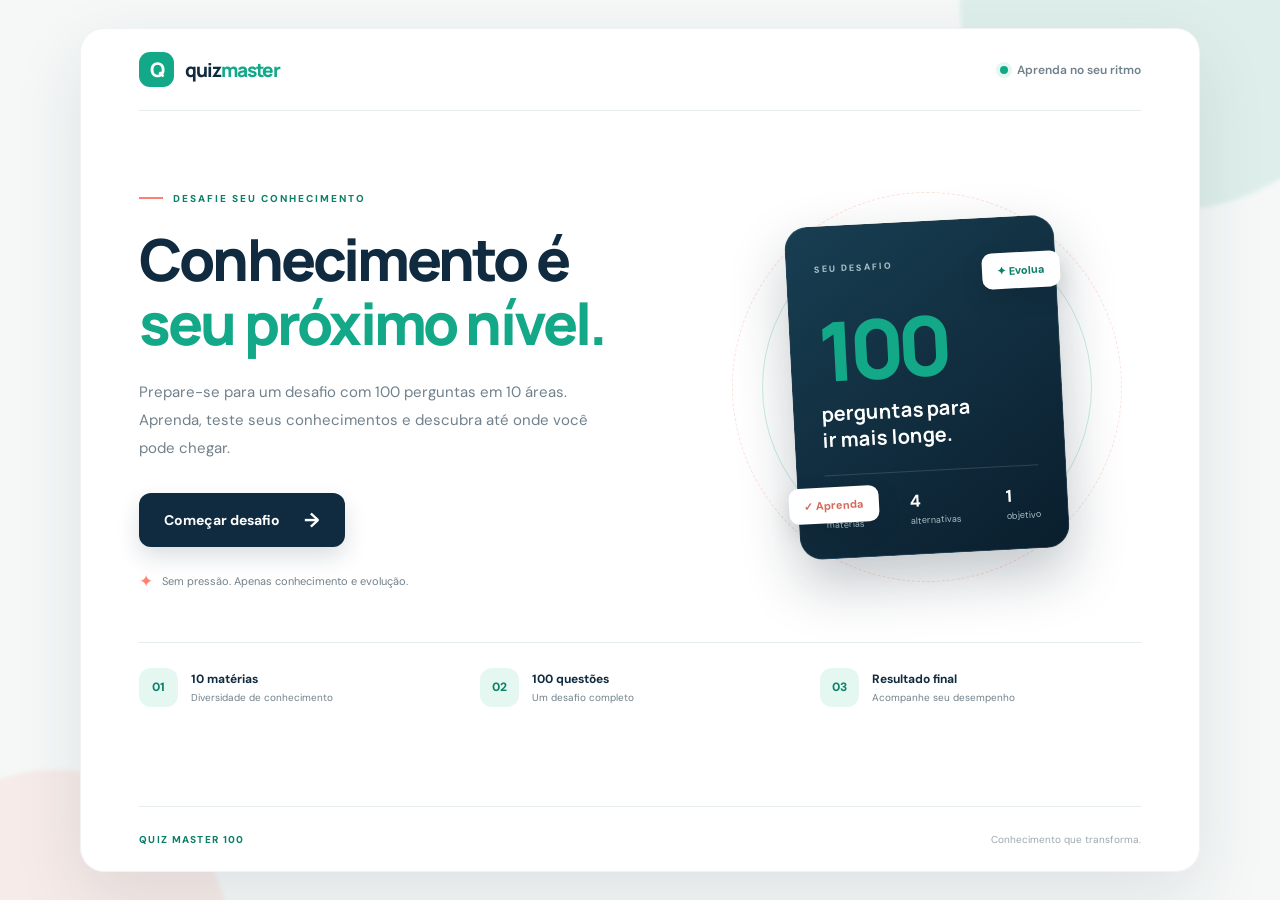
<file: index.html>
<!DOCTYPE html>
<html lang="pt-BR">
<head>
    <meta charset="UTF-8">
    <meta name="viewport" content="width=device-width, initial-scale=1.0">
    <meta name="theme-color" content="#102b3f">
    <meta name="description" content="Quiz Master 100 - teste seus conhecimentos em 10 áreas diferentes.">
    <title>Quiz Master 100 | Aprenda e evolua</title>
    <link rel="preconnect" href="https://fonts.googleapis.com">
    <link rel="preconnect" href="https://fonts.gstatic.com" crossorigin>
    <link href="https://fonts.googleapis.com/css2?family=DM+Sans:wght@400;500;600;700;800&family=Manrope:wght@400;500;600;700;800&display=swap" rel="stylesheet">
    <link rel="stylesheet" href="style.css">
    <script src="script.js" defer></script>
</head>
<body>
    <div class="ambient ambient-one"></div>
    <div class="ambient ambient-two"></div>

    <main class="app-shell">
        <header class="topbar">
            <a class="brand" href="#" aria-label="Quiz Master 100 - início">
                <span class="brand-mark">Q</span>
                <span>quiz<span class="brand-light">master</span></span>
            </a>
            <div class="topbar-right">
                <span class="status-dot"></span>
                <span>Aprenda no seu ritmo</span>
            </div>
        </header>

        <section id="inicio" class="tela ativa tela-inicial">
            <div class="hero-copy">
                <span class="eyebrow"><span class="eyebrow-line"></span> DESAFIE SEU CONHECIMENTO</span>
                <h1>Conhecimento é<br><span>seu próximo nível.</span></h1>
                <p class="hero-description">
                    Prepare-se para um desafio com 100 perguntas em 10 áreas.
                    Aprenda, teste seus conhecimentos e descubra até onde você pode chegar.
                </p>
                <button id="btnIniciar" class="btn-primary">
                    Começar desafio <span class="button-arrow">→</span>
                </button>
                <div class="hero-note">
                    <span class="note-icon">✦</span>
                    Sem pressão. Apenas conhecimento e evolução.
                </div>
            </div>

            <div class="hero-visual">
                <div class="visual-orbit orbit-one"></div>
                <div class="visual-orbit orbit-two"></div>
                <div class="visual-card">
                    <div class="visual-card-top">
                        <span class="visual-label">SEU DESAFIO</span>
                        <span class="visual-star">✦</span>
                    </div>
                    <div class="visual-number">100</div>
                    <div class="visual-title">perguntas para<br>ir mais longe.</div>
                    <div class="visual-divider"></div>
                    <div class="visual-stats">
                        <div><strong>10</strong><span>matérias</span></div>
                        <div><strong>4</strong><span>alternativas</span></div>
                        <div><strong>1</strong><span>objetivo</span></div>
                    </div>
                    <div class="floating-badge badge-top">✦ Evolua</div>
                    <div class="floating-badge badge-bottom">✓ Aprenda</div>
                </div>
            </div>

            <div class="feature-strip">
                <div class="feature">
                    <span class="feature-icon">01</span>
                    <div><strong>10 matérias</strong><small>Diversidade de conhecimento</small></div>
                </div>
                <div class="feature">
                    <span class="feature-icon">02</span>
                    <div><strong>100 questões</strong><small>Um desafio completo</small></div>
                </div>
                <div class="feature">
                    <span class="feature-icon">03</span>
                    <div><strong>Resultado final</strong><small>Acompanhe seu desempenho</small></div>
                </div>
            </div>
        </section>

        <section id="quiz" class="tela tela-quiz">
            <div class="quiz-heading">
                <div>
                    <span class="eyebrow">SUA JORNADA DE APRENDIZADO</span>
                    <h2>Hora de mostrar o que sabe.</h2>
                </div>
                <div class="question-counter" id="progresso">Questão 1 de 10</div>
            </div>

            <div class="progress-panel">
                <div class="progress-info">
                    <span>Progresso geral</span>
                    <strong id="totalRespondidas">0 de 100 respondidas</strong>
                </div>
                <div class="progress-track">
                    <div id="progressoPreenchido" class="progress-fill"></div>
                </div>
            </div>

            <div class="question-meta">
                <span id="materia" class="subject-pill">Matéria</span>
                <span id="numeroQuestao" class="question-index">QUESTÃO 01</span>
            </div>

            <article class="question-card">
                <div class="question-card-top">
                    <span class="question-label">PERGUNTA</span>
                    <span class="question-decoration">✳</span>
                </div>
                <h3 id="pergunta">Pergunta</h3>
                <p class="answer-instruction">Escolha uma alternativa abaixo.</p>
                <div id="respostas" class="answers-grid"></div>
                <div id="feedback" class="feedback" aria-live="polite"></div>
                <button id="btnProxima" class="btn-primary btn-next" hidden>
                    Próxima questão <span class="button-arrow">→</span>
                </button>
            </article>
            <p class="quiz-footer">QUIZ MASTER 100 <span>•</span> Continue avançando, uma questão de cada vez.</p>
        </section>

        <section id="bloco" class="tela tela-completion">
            <div class="completion-icon">✓</div>
            <span class="eyebrow">ETAPA CONCLUÍDA</span>
            <h2 id="tituloBloco">Matéria concluída!</h2>
            <p id="resultadoBloco" class="completion-description">Você concluiu esta etapa.</p>
            <div class="completion-message">
                <span>✦</span>
                Cada etapa concluída é mais conhecimento adquirido.
            </div>
            <button id="btnContinuar" class="btn-primary">
                Próxima matéria <span class="button-arrow">→</span>
            </button>
        </section>

        <section id="resultadoFinal" class="tela tela-results">
            <div class="results-heading">
                <span class="eyebrow">FIM DO DESAFIO</span>
                <div class="completion-icon">★</div>
                <h1>Você chegou<br><span>até o final!</span></h1>
                <p>Confira seu desempenho nas 10 matérias.</p>
            </div>

            <div class="score-panel">
                <span class="score-label">SUA PONTUAÇÃO</span>
                <strong id="totalFinal">0/100</strong>
                <div id="mensagemFinal" class="score-message">Seu resultado aparecerá aqui.</div>
                <div class="score-track"><div id="barraFinal" class="score-fill"></div></div>
                <span id="percentualFinal" class="score-percent">0% de aproveitamento</span>
            </div>

            <div class="results-list-heading">
                <h2>Desempenho por matéria</h2>
                <span>10 áreas</span>
            </div>
            <div id="listaResultados" class="results-grid"></div>

            <button id="reiniciar" class="btn-primary btn-restart">
                Jogar novamente <span class="button-arrow">↻</span>
            </button>
        </section>

        <footer class="site-footer">
            <span>QUIZ MASTER 100</span>
            <span>Conhecimento que transforma.</span>
        </footer>
    </main>
</body>
</html>
</file>
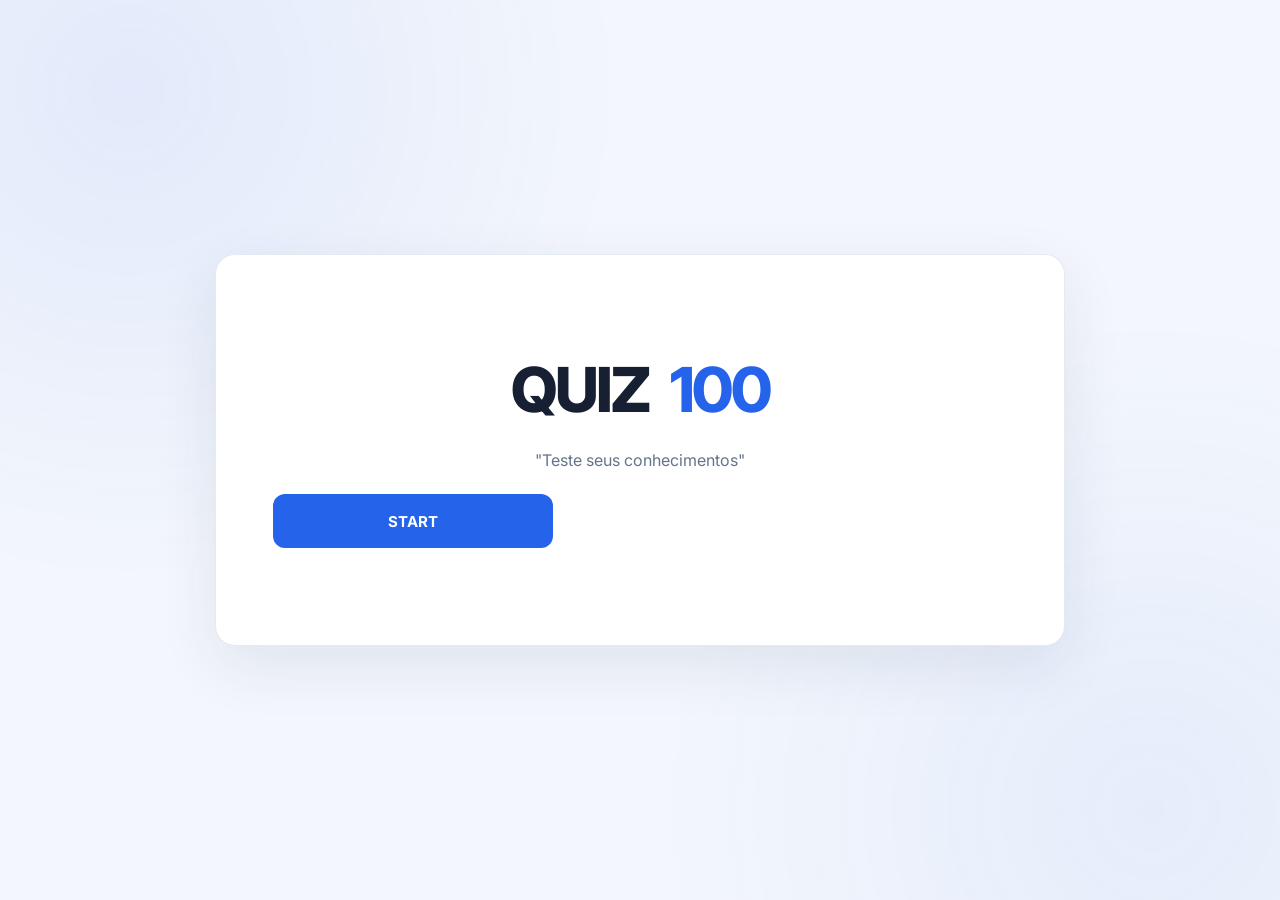
<file: QUIZ/index.html>
<!DOCTYPE html>
<html lang="pt-BR">
<head>
    <meta charset="UTF-8">
    <meta name="viewport" content="width=device-width, initial-scale=1.0">
    <title>Quiz Master 100</title>

    <link rel="stylesheet" href="style.css">
</head>

<body>

    <div class="background"></div>

    <div class="container">

        <!-- Tela inicial -->

        <div id="inicio" class="tela ativa tela-inicial">

            <h1>QUIZ </h1>

            <p>
          
            </p>

            <p>
                "Teste seus conhecimentos" 
            </p>

            <button id="btnIniciar">
                START
            </button>
         

        </div>

        <!-- Tela do quiz -->
        <div id="quiz" class="tela">

            <div class="cabecalho">

                <h2 id="materia">
                    Matéria
                </h2>

                <span id="progresso">
                    Questão 1 de 10
                </span>

            </div>

            <div class="card">

                <h3 id="pergunta">
                    Pergunta
                </h3>

                <div id="respostas">

                </div>

            </div>

        </div>

        <!-- Resultado do bloco -->
        <div id="bloco" class="tela">

            <h2 id="tituloBloco">
                Matéria concluída
            </h2>

            <p id="resultadoBloco">
                Você acertou 0 de 10.
            </p>

            <button id="btnContinuar">
                Próxima Matéria
            </button>

        </div>

        <!-- Resultado final -->
        <div id="resultadoFinal" class="tela">

            <h1>Resultado Final</h1>

            <div id="listaResultados">

            </div>

            <h2 id="totalFinal">

            </h2>

            <button id="reiniciar">
                Jogar Novamente
            </button>

        </div>

    </div>

    <script src="script.js"></script>

</body>
</html>
</file>
<file: style.css>
@import url('https://fonts.googleapis.com/css2?family=DM+Sans:wght@400;500;600;700;800&family=Manrope:wght@400;500;600;700;800&display=swap');

:root {
    --navy: #102b3f;
    --navy-deep: #0a1e2d;
    --navy-soft: #183e52;
    --green: #13a887;
    --green-dark: #0c8069;
    --green-light: #e5f7f1;
    --coral: #ff806e;
    --paper: #f5f8f7;
    --white: #ffffff;
    --text: #193344;
    --muted: #71818b;
    --line: #e5ecea;
    --shadow: 0 24px 70px rgba(16, 43, 63, .10);
}

* {
    margin: 0;
    padding: 0;
    box-sizing: border-box;
}

html {
    scroll-behavior: smooth;
}

body {
    min-height: 100vh;
    padding: 28px;
    overflow-x: hidden;
    background: var(--paper);
    color: var(--text);
    font-family: 'DM Sans', sans-serif;
}

button {
    font: inherit;
}

.ambient {
    position: fixed;
    z-index: -1;
    border-radius: 50%;
    filter: blur(2px);
    pointer-events: none;
}

.ambient-one {
    width: 420px;
    height: 420px;
    top: -210px;
    right: -100px;
    background: rgba(19, 168, 135, .10);
}

.ambient-two {
    width: 350px;
    height: 350px;
    bottom: -220px;
    left: -120px;
    background: rgba(255, 128, 110, .10);
}

.app-shell {
    width: min(1120px, 100%);
    min-height: calc(100vh - 56px);
    margin: 0 auto;
    padding: 0 58px;
    display: flex;
    flex-direction: column;
    background: var(--white);
    border: 1px solid rgba(16, 43, 63, .06);
    border-radius: 24px;
    box-shadow: var(--shadow);
    overflow: hidden;
    position: relative;
}

.topbar {
    height: 82px;
    display: flex;
    align-items: center;
    justify-content: space-between;
    border-bottom: 1px solid var(--line);
}

.brand {
    display: flex;
    align-items: center;
    gap: 11px;
    color: var(--navy);
    font-family: 'Manrope', sans-serif;
    font-size: 19px;
    font-weight: 800;
    letter-spacing: -1px;
    text-decoration: none;
}

.brand-mark {
    width: 35px;
    height: 35px;
    display: grid;
    place-items: center;
    color: var(--white);
    background: var(--green);
    border-radius: 11px;
    font-size: 20px;
}

.brand-light {
    color: var(--green);
}

.topbar-right {
    display: flex;
    align-items: center;
    gap: 9px;
    color: var(--muted);
    font-size: 12px;
    font-weight: 600;
}

.status-dot {
    width: 8px;
    height: 8px;
    border-radius: 50%;
    background: var(--green);
    box-shadow: 0 0 0 4px var(--green-light);
}

.tela {
    display: none;
    animation: screenIn .45s ease both;
}

.tela.ativa {
    display: block;
}

.tela-inicial {
    min-height: 600px;
    display: none;
    grid-template-columns: 1.1fr .9fr;
    align-items: center;
    gap: 50px;
    padding: 72px 0 38px;
}

.tela-inicial.ativa {
    display: grid;
}

.eyebrow {
    display: inline-flex;
    align-items: center;
    gap: 10px;
    color: var(--green-dark);
    font-size: 10px;
    font-weight: 800;
    letter-spacing: 2px;
}

.eyebrow-line {
    width: 24px;
    height: 2px;
    background: var(--coral);
}

.hero-copy h1,
.results-heading h1 {
    margin-top: 22px;
    color: var(--navy);
    font-family: 'Manrope', sans-serif;
    font-size: clamp(38px, 5vw, 58px);
    font-weight: 800;
    line-height: 1.12;
    letter-spacing: -2.8px;
}

.hero-copy h1 span,
.results-heading h1 span {
    color: var(--green);
}

.hero-description {
    max-width: 455px;
    margin-top: 23px;
    color: var(--muted);
    font-size: 15px;
    line-height: 1.85;
}

.btn-primary {
    min-height: 54px;
    display: inline-flex;
    align-items: center;
    justify-content: center;
    gap: 24px;
    padding: 0 25px;
    border: 0;
    border-radius: 12px;
    color: var(--white);
    background: var(--navy);
    box-shadow: 0 10px 22px rgba(16, 43, 63, .15);
    font-size: 14px;
    font-weight: 700;
    cursor: pointer;
    transition: transform .25s ease, background .25s ease, box-shadow .25s ease;
}

.hero-copy .btn-primary {
    margin-top: 30px;
}

.btn-primary:hover {
    background: var(--green-dark);
    box-shadow: 0 13px 26px rgba(19, 168, 135, .22);
    transform: translateY(-3px);
}

.btn-primary:active {
    transform: translateY(0);
}

.button-arrow {
    font-size: 20px;
    transition: transform .25s ease;
}

.btn-primary:hover .button-arrow {
    transform: translateX(4px);
}

.hero-note {
    display: flex;
    align-items: center;
    gap: 9px;
    margin-top: 23px;
    color: var(--muted);
    font-size: 11px;
}

.note-icon {
    color: var(--coral);
    font-size: 17px;
}

.hero-visual {
    min-height: 390px;
    display: grid;
    place-items: center;
    position: relative;
}

.visual-orbit {
    position: absolute;
    border: 1px solid rgba(19, 168, 135, .22);
    border-radius: 50%;
}

.orbit-one {
    width: 330px;
    height: 330px;
    animation: orbit 24s linear infinite;
}

.orbit-two {
    width: 390px;
    height: 390px;
    border-style: dashed;
    border-color: rgba(255, 128, 110, .25);
    animation: orbit 35s linear infinite reverse;
}

.visual-card {
    width: 270px;
    min-height: 315px;
    padding: 27px;
    position: relative;
    z-index: 1;
    color: var(--white);
    background: linear-gradient(145deg, var(--navy-soft), var(--navy-deep));
    border: 1px solid rgba(255,255,255,.10);
    border-radius: 23px;
    box-shadow: 0 25px 55px rgba(10, 30, 45, .25);
    transform: rotate(-3deg);
    animation: float 5s ease-in-out infinite;
}

.visual-card-top {
    display: flex;
    align-items: center;
    justify-content: space-between;
}

.visual-label {
    color: #a7c1c7;
    font-size: 9px;
    font-weight: 800;
    letter-spacing: 2px;
}

.visual-star {
    color: var(--coral);
    font-size: 23px;
}

.visual-number {
    margin-top: 25px;
    color: var(--green);
    font-family: 'Manrope', sans-serif;
    font-size: 82px;
    font-weight: 800;
    line-height: 1;
    letter-spacing: -6px;
}

.visual-title {
    margin-top: 10px;
    font-family: 'Manrope', sans-serif;
    font-size: 20px;
    font-weight: 700;
    line-height: 1.3;
}

.visual-divider {
    height: 1px;
    margin: 22px 0 18px;
    background: rgba(255,255,255,.14);
}

.visual-stats {
    display: flex;
    justify-content: space-between;
}

.visual-stats div {
    display: flex;
    flex-direction: column;
    gap: 3px;
}

.visual-stats strong {
    font-size: 17px;
}

.visual-stats span {
    color: #a7c1c7;
    font-size: 9px;
}

.floating-badge {
    position: absolute;
    z-index: 2;
    padding: 11px 15px;
    color: var(--navy);
    background: var(--white);
    border-radius: 10px;
    box-shadow: 0 9px 25px rgba(0,0,0,.12);
    font-size: 11px;
    font-weight: 800;
}

.badge-top {
    top: 35px;
    right: -5px;
    color: var(--green-dark);
    animation: float 4s ease-in-out infinite;
}

.badge-bottom {
    bottom: 35px;
    left: -10px;
    color: #d66b5b;
    animation: float 4.5s ease-in-out infinite reverse;
}

.feature-strip {
    grid-column: 1 / -1;
    display: grid;
    grid-template-columns: repeat(3, 1fr);
    gap: 20px;
    padding: 25px 0 5px;
    border-top: 1px solid var(--line);
}

.feature {
    display: flex;
    align-items: center;
    gap: 13px;
}

.feature-icon {
    width: 39px;
    height: 39px;
    display: grid;
    place-items: center;
    color: var(--green-dark);
    background: var(--green-light);
    border-radius: 12px;
    font-size: 12px;
    font-weight: 800;
}

.feature div {
    display: flex;
    flex-direction: column;
    gap: 4px;
}

.feature strong {
    color: var(--navy);
    font-size: 12px;
}

.feature small {
    color: var(--muted);
    font-size: 10px;
}

.tela-quiz {
    padding: 55px 0 45px;
}

.quiz-heading {
    display: flex;
    align-items: center;
    justify-content: space-between;
    gap: 20px;
}

.quiz-heading h2 {
    margin-top: 10px;
    color: var(--navy);
    font-family: 'Manrope', sans-serif;
    font-size: clamp(22px, 3vw, 30px);
    letter-spacing: -1px;
}

.question-counter {
    padding: 11px 15px;
    color: var(--green-dark);
    background: var(--green-light);
    border-radius: 10px;
    font-size: 12px;
    font-weight: 800;
    white-space: nowrap;
}

.progress-panel {
    margin-top: 30px;
    padding: 18px 20px;
    background: #f7faf9;
    border: 1px solid var(--line);
    border-radius: 13px;
}

.progress-info {
    display: flex;
    justify-content: space-between;
    gap: 12px;
    margin-bottom: 11px;
    color: var(--muted);
    font-size: 11px;
}

.progress-info strong {
    color: var(--navy);
}

.progress-track,
.score-track {
    height: 7px;
    overflow: hidden;
    background: #e5eeeb;
    border-radius: 20px;
}

.progress-fill,
.score-fill {
    width: 0%;
    height: 100%;
    background: linear-gradient(90deg, var(--green), #5bc9a7);
    border-radius: inherit;
    transition: width .45s ease;
}

.question-meta {
    display: flex;
    align-items: center;
    justify-content: space-between;
    margin: 30px 0 13px;
}

.subject-pill {
    padding: 8px 13px;
    color: var(--navy);
    background: #eef3f5;
    border-radius: 8px;
    font-size: 11px;
    font-weight: 800;
}

.question-index {
    color: #9aa9ae;
    font-size: 10px;
    font-weight: 800;
    letter-spacing: 1.3px;
}

.question-card {
    padding: 32px;
    background: var(--white);
    border: 1px solid var(--line);
    border-radius: 17px;
    box-shadow: 0 12px 35px rgba(16,43,63,.055);
}

.question-card-top {
    display: flex;
    justify-content: space-between;
    align-items: center;
}

.question-label {
    color: var(--green-dark);
    font-size: 10px;
    font-weight: 800;
    letter-spacing: 1.7px;
}

.question-decoration {
    color: var(--coral);
    font-size: 22px;
}

.question-card h3 {
    margin-top: 18px;
    color: var(--navy);
    font-family: 'Manrope', sans-serif;
    font-size: clamp(20px, 3vw, 27px);
    line-height: 1.45;
    letter-spacing: -.7px;
}

.answer-instruction {
    margin-top: 9px;
    color: var(--muted);
    font-size: 12px;
}

.answers-grid {
    display: grid;
    grid-template-columns: repeat(2, minmax(0, 1fr));
    gap: 12px;
    margin-top: 26px;
}

.resposta {
    min-height: 61px;
    display: flex;
    align-items: center;
    gap: 13px;
    padding: 13px 16px;
    color: var(--text);
    text-align: left;
    background: #fbfcfc;
    border: 1px solid #e3ebe9;
    border-radius: 11px;
    font-size: 13px;
    font-weight: 600;
    cursor: pointer;
    transition: border .2s ease, background .2s ease, transform .2s ease;
}

.resposta::before {
    content: attr(data-letra);
    width: 28px;
    height: 28px;
    flex: 0 0 28px;
    display: grid;
    place-items: center;
    color: var(--muted);
    background: #edf2f1;
    border-radius: 8px;
    font-size: 11px;
    font-weight: 800;
}

.resposta:hover:not(:disabled) {
    border-color: var(--green);
    background: #f1fbf7;
    transform: translateY(-2px);
}

.resposta:focus-visible,
.btn-primary:focus-visible {
    outline: 3px solid rgba(19,168,135,.35);
    outline-offset: 3px;
}

.resposta:disabled {
    cursor: default;
    opacity: 1;
}

.resposta.correta {
    color: #08775e;
    background: #e8f8f1;
    border-color: #55bd9b;
}

.resposta.correta::before {
    color: var(--white);
    background: var(--green);
}

.resposta.incorreta {
    color: #a34e43;
    background: #fff0ed;
    border-color: #f3a093;
}

.resposta.incorreta::before {
    color: var(--white);
    background: var(--coral);
}

.feedback {
    display: none;
    margin-top: 18px;
    padding: 13px 15px;
    border-radius: 10px;
    font-size: 12px;
    font-weight: 700;
    line-height: 1.5;
}

.feedback.visivel {
    display: block;
    animation: screenIn .25s ease;
}

.feedback.acerto {
    color: #08775e;
    background: #e8f8f1;
}

.feedback.erro {
    color: #a34e43;
    background: #fff0ed;
}

.btn-next {
    display: flex;
    width: 100%;
    margin-top: 18px;
}

.btn-next[hidden] {
    display: none;
}

.quiz-footer {
    margin-top: 22px;
    color: #a2afb2;
    text-align: center;
    font-size: 10px;
    letter-spacing: .5px;
}

.quiz-footer span {
    padding: 0 7px;
    color: var(--coral);
}

.tela-completion {
    max-width: 650px;
    min-height: 590px;
    margin: 0 auto;
    padding: 100px 20px;
    text-align: center;
}

.completion-icon {
    width: 72px;
    height: 72px;
    display: grid;
    place-items: center;
    margin: 0 auto 25px;
    color: var(--green-dark);
    background: var(--green-light);
    border: 1px solid #c6eee0;
    border-radius: 23px;
    font-size: 30px;
    font-weight: 800;
}

.tela-completion h2 {
    margin-top: 17px;
    color: var(--navy);
    font-family: 'Manrope', sans-serif;
    font-size: 35px;
    letter-spacing: -1.5px;
}

.completion-description {
    margin-top: 13px;
    color: var(--muted);
    font-size: 16px;
    line-height: 1.7;
}

.completion-message {
    display: flex;
    justify-content: center;
    align-items: center;
    gap: 9px;
    margin: 30px 0;
    color: var(--muted);
    font-size: 12px;
}

.completion-message span {
    color: var(--coral);
    font-size: 19px;
}

.tela-results {
    padding: 60px 0 45px;
}

.results-heading {
    text-align: center;
}

.results-heading .completion-icon {
    margin-top: 25px;
    color: #d18b35;
    background: #fff5e5;
    border-color: #f4e3c6;
}

.results-heading h1 {
    margin-top: 15px;
    font-size: 43px;
}

.results-heading p {
    margin-top: 12px;
    color: var(--muted);
    font-size: 13px;
}

.score-panel {
    max-width: 560px;
    margin: 35px auto 40px;
    padding: 28px;
    color: var(--white);
    background: linear-gradient(140deg, var(--navy-soft), var(--navy-deep));
    border-radius: 18px;
    text-align: center;
    box-shadow: 0 18px 35px rgba(10,30,45,.16);
}

.score-label {
    color: #a7c1c7;
    font-size: 10px;
    font-weight: 800;
    letter-spacing: 2px;
}

.score-panel > strong {
    display: block;
    margin: 10px 0;
    color: #63d5b2;
    font-family: 'Manrope', sans-serif;
    font-size: 57px;
    letter-spacing: -2px;
}

.score-message {
    margin-bottom: 21px;
    color: #d3e2e2;
    font-size: 12px;
}

.score-track {
    background: rgba(255,255,255,.16);
}

.score-fill {
    background: linear-gradient(90deg, #13a887, #7be0bd);
}

.score-percent {
    display: block;
    margin-top: 12px;
    color: #b8d0d0;
    font-size: 10px;
}

.results-list-heading {
    display: flex;
    align-items: center;
    justify-content: space-between;
    margin-bottom: 16px;
}

.results-list-heading h2 {
    color: var(--navy);
    font-family: 'Manrope', sans-serif;
    font-size: 18px;
}

.results-list-heading span {
    color: var(--muted);
    font-size: 11px;
}

.results-grid {
    display: grid;
    grid-template-columns: repeat(2, minmax(0, 1fr));
    gap: 11px;
}

.resultado-item {
    padding: 15px;
    background: #f8faf9;
    border: 1px solid var(--line);
    border-radius: 11px;
}

.resultado-top {
    display: flex;
    align-items: center;
    justify-content: space-between;
    gap: 10px;
    margin-bottom: 11px;
}

.resultado-nome {
    color: var(--navy);
    font-size: 12px;
    font-weight: 800;
}

.resultado-pontos {
    color: var(--green-dark);
    font-size: 11px;
    font-weight: 800;
}

.resultado-track {
    height: 5px;
    overflow: hidden;
    background: #e5eeeb;
    border-radius: 10px;
}

.resultado-fill {
    height: 100%;
    background: var(--green);
    border-radius: inherit;
}

.btn-restart {
    display: flex;
    margin: 30px auto 0;
}

.site-footer {
    min-height: 65px;
    display: flex;
    align-items: center;
    justify-content: space-between;
    gap: 15px;
    margin-top: auto;
    border-top: 1px solid var(--line);
    color: #9aa9ae;
    font-size: 10px;
}

.site-footer span:first-child {
    color: var(--green-dark);
    font-weight: 800;
    letter-spacing: 1.3px;
}

@keyframes screenIn {
    from { opacity: 0; transform: translateY(12px); }
    to { opacity: 1; transform: translateY(0); }
}

@keyframes float {
    0%, 100% { transform: translateY(0) rotate(-3deg); }
    50% { transform: translateY(-10px) rotate(-1deg); }
}

@keyframes orbit {
    to { transform: rotate(360deg); }
}

@media (max-width: 800px) {
    body {
        padding: 12px;
    }

    .app-shell {
        min-height: calc(100vh - 24px);
        padding: 0 28px;
        border-radius: 18px;
    }

    .tela-inicial {
        grid-template-columns: 1fr;
        gap: 20px;
        padding-top: 55px;
    }

    .hero-visual {
        min-height: 360px;
    }

    .feature-strip {
        gap: 15px;
    }

    .feature {
        align-items: flex-start;
    }

    .feature small {
        line-height: 1.4;
    }
}

@media (max-width: 560px) {
    body {
        padding: 0;
    }

    .app-shell {
        min-height: 100vh;
        padding: 0 19px;
        border: 0;
        border-radius: 0;
    }

    .topbar {
        height: 68px;
    }

    .topbar-right {
        font-size: 10px;
    }

    .tela-inicial {
        min-height: auto;
        padding: 55px 0 30px;
    }

    .hero-copy h1 {
        font-size: 42px;
        letter-spacing: -2px;
    }

    .hero-description {
        font-size: 13px;
    }

    .hero-visual {
        min-height: 330px;
        transform: scale(.88);
        margin: -10px 0;
    }

    .orbit-one {
        width: 290px;
        height: 290px;
    }

    .orbit-two {
        width: 330px;
        height: 330px;
    }

    .feature-strip {
        grid-template-columns: 1fr;
        gap: 16px;
        padding: 22px 0;
    }

    .quiz-heading {
        align-items: flex-start;
        flex-direction: column;
    }

    .quiz-heading h2 {
        font-size: 23px;
    }

    .progress-panel {
        padding: 15px;
    }

    .progress-info {
        font-size: 10px;
    }

    .question-card {
        padding: 22px 17px;
    }

    .answers-grid {
        grid-template-columns: 1fr;
        gap: 9px;
    }

    .resposta {
        min-height: 55px;
    }

    .tela-quiz {
        padding: 38px 0 30px;
    }

    .tela-completion {
        min-height: 70vh;
        padding: 85px 5px;
    }

    .tela-completion h2 {
        font-size: 29px;
    }

    .completion-description {
        font-size: 14px;
    }

    .results-heading h1 {
        font-size: 37px;
    }

    .score-panel {
        padding: 24px 18px;
    }

    .results-grid {
        grid-template-columns: 1fr;
    }

    .site-footer {
        font-size: 9px;
    }
}

@media (prefers-reduced-motion: reduce) {
    *,
    *::before,
    *::after {
        scroll-behavior: auto !important;
        animation-duration: .01ms !important;
        animation-iteration-count: 1 !important;
        transition-duration: .01ms !important;
    }
}
</file>
<file: QUIZ/style.css>
/* =========================================
   QUIZ MASTER 100 — CLEAN PROFESSIONAL
   Interface moderna e responsiva
========================================= */

@import url('https://fonts.googleapis.com/css2?family=Inter:wght@400;500;600;700;800&display=swap');

:root {
    --primary: #2563eb;
    --primary-dark: #1d4ed8;
    --primary-light: #eff6ff;

    --background: #f3f6fc;
    --surface: #ffffff;
    --surface-soft: #f8faff;

    --text: #172033;
    --text-light: #64748b;

    --border: #e2e8f0;
    --success: #16a34a;
    --danger: #dc2626;

    --shadow: 0 20px 60px rgba(30, 50, 90, 0.09);
    --radius: 20px;
}

/* RESET */

* {
    margin: 0;
    padding: 0;
    box-sizing: border-box;
}

html {
    scroll-behavior: smooth;
}

body {
    min-height: 100vh;
    display: flex;
    justify-content: center;
    align-items: center;
    padding: 35px 18px;

    background: var(--background);
    color: var(--text);

    font-family: 'Inter', Arial, sans-serif;
    -webkit-font-smoothing: antialiased;
    overflow-x: hidden;
}

button {
    font-family: inherit;
}

/* FUNDO */

.background {
    position: fixed;
    inset: 0;
    z-index: -1;
    pointer-events: none;

    background:
        radial-gradient(
            circle at 10% 10%,
            rgba(37, 99, 235, 0.08),
            transparent 35%
        ),
        radial-gradient(
            circle at 90% 90%,
            rgba(59, 130, 246, 0.07),
            transparent 35%
        );
}

/* CONTAINER PRINCIPAL */

.container {
    width: 100%;
    max-width: 850px;
    padding: 42px;

    background: var(--surface);
    border: 1px solid rgba(226, 232, 240, 0.9);
    border-radius: var(--radius);

    box-shadow: var(--shadow);

    animation: aparecer 0.55s ease;
}

/* CONTROLE DAS TELAS */

.tela {
    display: none;
}

.tela.ativa {
    display: block;
    animation: aparecer 0.4s ease;
}

/* TELA INICIAL */

.tela-inicial {
    padding: 55px 15px;
    text-align: center;
}

.tela-inicial h1 {
    margin-bottom: 20px;

    color: var(--text);
    font-size: clamp(38px, 7vw, 62px);
    font-weight: 800;
    letter-spacing: -2.5px;
}

.tela-inicial h1::after {
    content: "100";
    display: inline-block;
    margin-left: 12px;

    color: var(--primary);
}

.tela-inicial p {
    margin: 12px auto;
    color: var(--text-light);
    font-size: 16px;
    line-height: 1.7;
}

.tela-inicial button {
    max-width: 280px;
    margin-top: 32px;
}

/* TÍTULOS */

h1,
h2,
h3 {
    color: var(--text);
}

h1 {
    font-size: 34px;
    font-weight: 800;
    letter-spacing: -1.2px;
}

h2 {
    font-size: 21px;
    font-weight: 700;
}

h3 {
    margin-bottom: 25px;
    font-size: 20px;
    font-weight: 700;
    line-height: 1.6;
}

/* PARÁGRAFOS */

p {
    color: var(--text-light);
    font-size: 15px;
    line-height: 1.7;
}

/* CABEÇALHO DO QUIZ */

.cabecalho {
    display: flex;
    align-items: center;
    justify-content: space-between;
    gap: 20px;

    margin-bottom: 28px;
    padding-bottom: 22px;

    border-bottom: 1px solid var(--border);
}

#materia {
    color: var(--text);
    font-size: 22px;
    font-weight: 800;
}

#progresso {
    display: inline-flex;
    align-items: center;
    justify-content: center;

    padding: 11px 17px;

    color: var(--primary);
    background: var(--primary-light);
    border: 1px solid #dbeafe;
    border-radius: 10px;

    font-size: 13px;
    font-weight: 700;
    white-space: nowrap;
}

/* CARTÃO DA PERGUNTA */

.card {
    padding: 30px;

    background: var(--surface-soft);
    border: 1px solid var(--border);
    border-radius: 16px;

    box-shadow: 0 5px 18px rgba(30, 50, 90, 0.035);
}

#pergunta {
    color: var(--text);
    font-size: 19px;
    line-height: 1.65;
}

/* ALTERNATIVAS */

#respostas {
    display: flex;
    flex-direction: column;
    gap: 13px;
}

.resposta {
    width: 100%;
    min-height: 60px;
    padding: 17px 20px;

    color: #334155;
    background: var(--surface);

    border: 1px solid var(--border);
    border-radius: 12px;

    font-size: 15px;
    font-weight: 500;
    line-height: 1.5;
    text-align: left;

    cursor: pointer;
    transition: all 0.22s ease;
}

.resposta:hover {
    color: var(--primary);
    background: var(--primary-light);
    border-color: #93b4fa;
    transform: translateY(-2px);

    box-shadow: 0 7px 18px rgba(37, 99, 235, 0.08);
}

.resposta:focus-visible {
    outline: 3px solid rgba(37, 99, 235, 0.25);
    outline-offset: 3px;
}

.resposta:active {
    transform: scale(0.99);
}

/* ESTADOS OPCIONAIS DAS RESPOSTAS */

.resposta.correta {
    color: #166534;
    background: #f0fdf4;
    border-color: #86efac;
}

.resposta.errada {
    color: #991b1b;
    background: #fef2f2;
    border-color: #fca5a5;
}

/* BOTÕES PRINCIPAIS */

button:not(.resposta) {
    display: block;
    width: 100%;
    min-height: 54px;

    margin-top: 20px;
    padding: 15px 22px;

    color: #ffffff;
    background: var(--primary);

    border: none;
    border-radius: 12px;

    font-size: 15px;
    font-weight: 700;

    cursor: pointer;
    transition: all 0.22s ease;
}

button:not(.resposta):hover {
    background: var(--primary-dark);
    transform: translateY(-2px);

    box-shadow: 0 8px 20px rgba(37, 99, 235, 0.2);
}

button:not(.resposta):active {
    transform: scale(0.99);
}

button:not(.resposta):focus-visible {
    outline: 3px solid rgba(37, 99, 235, 0.25);
    outline-offset: 3px;
}

/* RESULTADO DO BLOCO */

#bloco {
    padding: 35px 10px;
    text-align: center;
}

#tituloBloco {
    margin-bottom: 20px;
    font-size: 30px;
}

#resultadoBloco {
    margin: 20px auto;
    padding: 22px;

    color: var(--primary);
    background: var(--primary-light);
    border: 1px solid #dbeafe;
    border-radius: 14px;

    font-size: 19px;
    font-weight: 700;
}

/* RESULTADO FINAL */

#resultadoFinal {
    text-align: center;
}

#resultadoFinal h1 {
    margin-bottom: 25px;
}

#listaResultados {
    display: flex;
    flex-direction: column;
    gap: 12px;
    margin-top: 25px;
    text-align: left;
}

.resultado-item {
    padding: 18px 20px;

    color: #334155;
    background: var(--surface-soft);

    border: 1px solid var(--border);
    border-left: 4px solid var(--primary);
    border-radius: 12px;

    font-size: 15px;
    line-height: 1.6;
}

#totalFinal {
    margin-top: 30px;
    padding: 22px;

    color: var(--success);
    background: #f0fdf4;
    border: 1px solid #bbf7d0;
    border-radius: 14px;

    font-size: 30px;
    font-weight: 800;
}

/* ANIMAÇÕES */

@keyframes aparecer {
    from {
        opacity: 0;
        transform: translateY(14px);
    }

    to {
        opacity: 1;
        transform: translateY(0);
    }
}

/* RESPONSIVIDADE */

@media (max-width: 650px) {
    body {
        align-items: flex-start;
        padding: 18px 12px;
    }

    .container {
        padding: 25px 18px;
        border-radius: 16px;
    }

    .tela-inicial {
        padding: 45px 5px;
    }

    .tela-inicial h1 {
        font-size: 42px;
    }

    .cabecalho {
        flex-direction: column;
        align-items: flex-start;
        gap: 14px;
    }

    #materia {
        font-size: 20px;
    }

    #progresso {
        width: 100%;
    }

    .card {
        padding: 21px 16px;
    }

    #pergunta {
        font-size: 17px;
    }

    .resposta {
        padding: 15px;
        font-size: 14px;
    }

    #tituloBloco {
        font-size: 25px;
    }

    #totalFinal {
        font-size: 25px;
    }
}

/* ACESSIBILIDADE */

@media (prefers-reduced-motion: reduce) {
    *,
    *::before,
    *::after {
        animation-duration: 0.01ms !important;
        transition-duration: 0.01ms !important;
        scroll-behavior: auto !important;
    }
}
</file>
